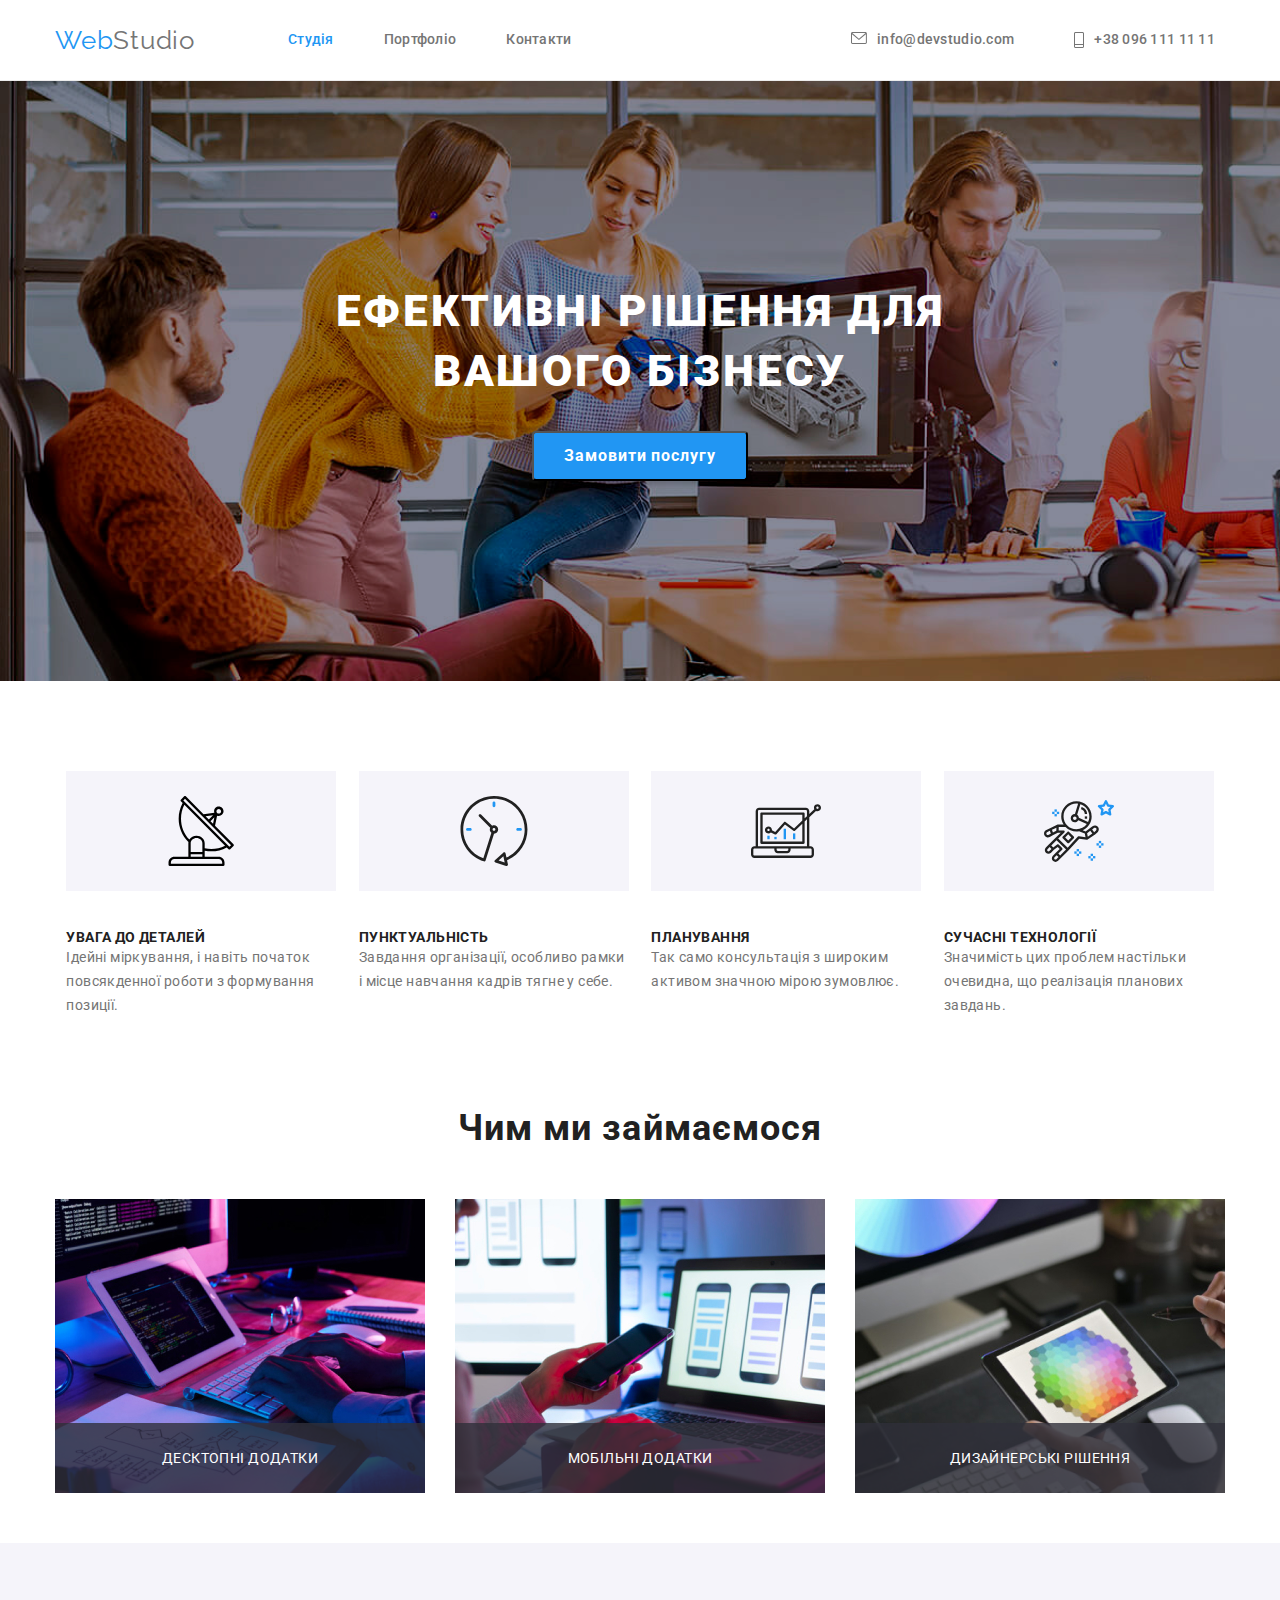
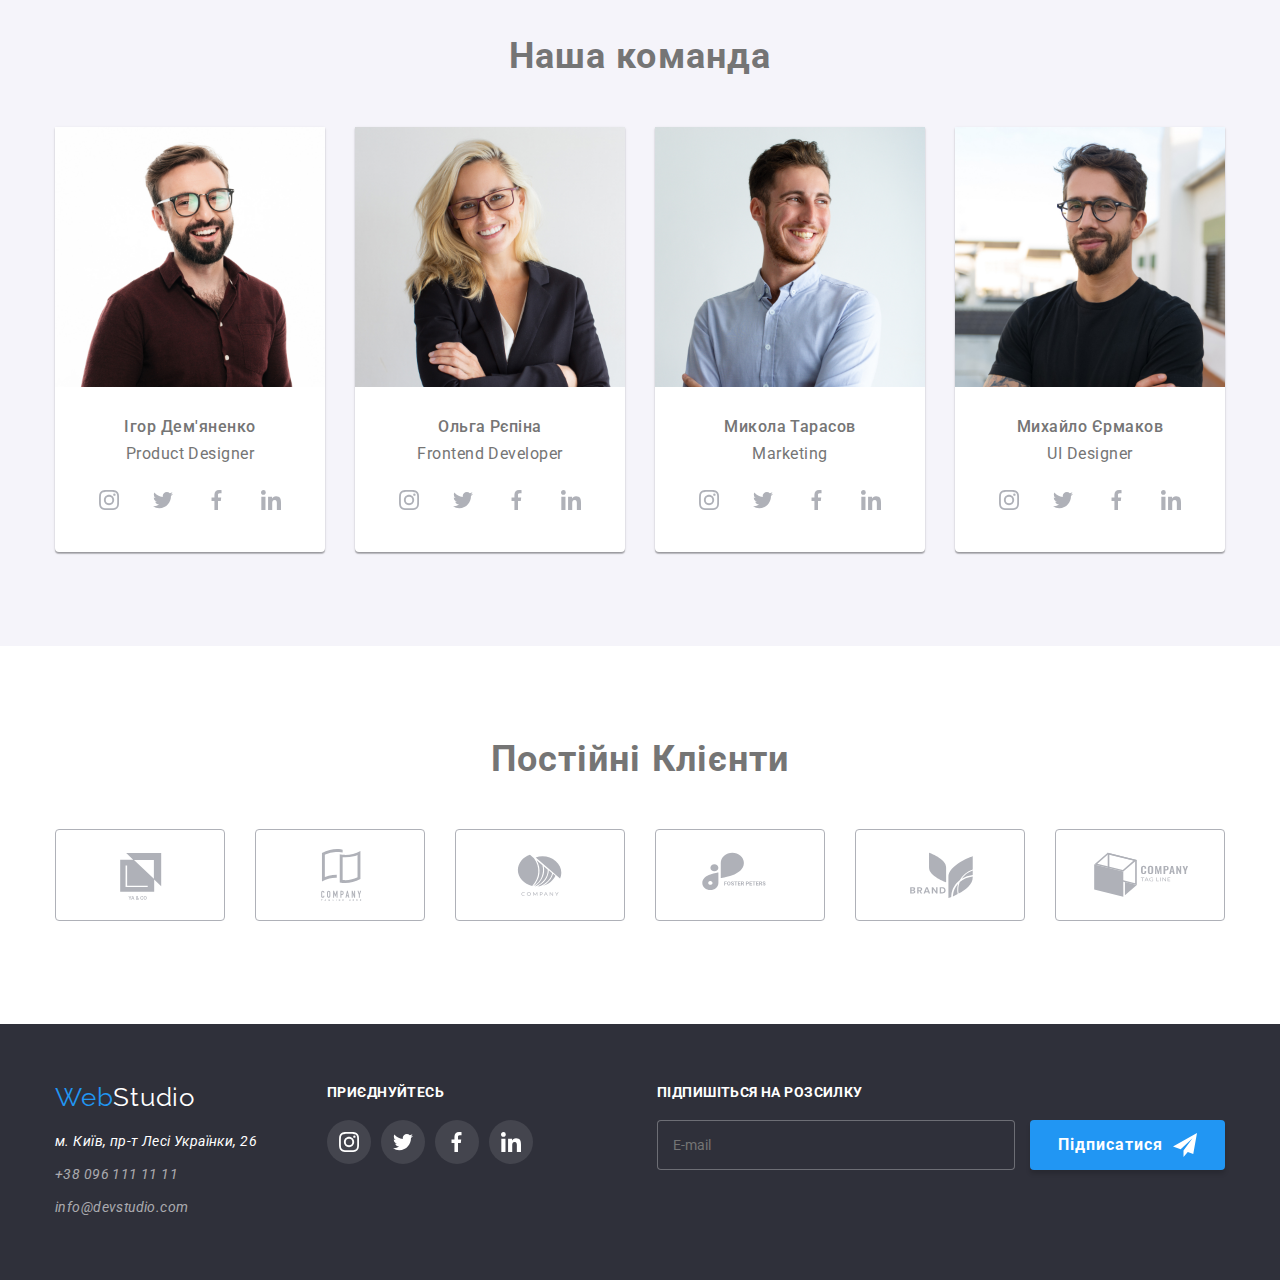
<file: index.html>
<!DOCTYPE html>
<html lang="en">
  <head>
    <meta charset="UTF-8" />
    <meta http-equiv="X-UA-Compatible" content="IE=edge" />
    <meta name="viewport" content="width=device-width, initial-scale=1.0" />
    <title>Web Studio</title>
    <link
      href="https://fonts.googleapis.com/css2?family=Roboto:ital,wght@0,400;0,500;0,700;0,900;1,400;1,500;1,700&display=swap"
      rel="stylesheet"
    />
    <link rel="preconnect" href="https://fonts.googleapis.com" />
    <link rel="preconnect" href="https://fonts.gstatic.com" crossorigin />
    <link href="https://fonts.googleapis.com/css2?family=Raleway:wght@700&display=swap" rel="stylesheet" />
    <link rel="preconnect" href="https://fonts.googleapis.com" />
    <link rel="preconnect" href="https://fonts.gstatic.com" crossorigin />
    <link href="https://fonts.googleapis.com/css2?family=Raleway:wght@700&display=swap" rel="stylesheet" />
    <link
      href="https://cdnjs.cloudflare.com/ajax/libs/modern-normalize/2.0.0/modern-normalize.min.css"
      rel="stylesheet"
    />
    <link rel="stylesheet" href="./css/style.css" />
  </head>
  <body>
    <!-- Header -->
    <header class="header">
      <div class="container header-nav">
        <a href="/" class="logo-top"><span class="logo-top-blue">Web</span>Studio</a>
        <nav>
          <ul class="header-menu list">
            <li class="item"><a href="./index.html" class="header-menu-link current">Студія</a></li>
            <li class="item"><a href="./portfolio.html" class="header-menu-link">Портфоліо</a></li>
            <li class="item"><a href="#" class="header-menu-link">Контакти</a></li>
          </ul>
        </nav>
        <ul class="header-contact list">
          <li class="item">
            <a href="mailto:info@devstudio.com" class="header-contact-link icon-mail">
              <svg width="16" height="12" class="icon-mail">
                <use href="./icon.svg#mail"></use>
              </svg>
              info@devstudio.com</a
            >
          </li>
          <li class="item">
            <a href="tel:+380961111111" class="header-contact-link icon-tel">
              <svg width="10" height="16" class="icon-tel">
                <use href="./icon.svg#tel"></use>
              </svg>
              +38 096 111 11 11</a
            >
          </li>
        </ul>
      </div>
    </header>

    <!-- Секція main -->
    <main>
      <!-- heroe -->
      <section class="hero">
        <h1 class="hero-title">
          Ефективні рішення для <br />
          вашого бізнесу
        </h1>
        <button class="hero-button" type="button">Замовити послугу</button>
      </section>

      <!-- Переваги -->

      <div class="container">
        <section class="advantages">
          <h2 class="visually-hidden">Переваги</h2>

          <ul class="advantages-list list">
            <li class="advantages-item">
              <svg width="65" height="70" class="advantages-icon">
                <use href="./icon.svg#icon-antena"></use>
              </svg>
              <h3 class="advantages-subtitle">УВАГА ДО ДЕТАЛЕЙ</h3>
              <p class="advantages-text">
                Ідейні міркування, і навіть початок повсякденної роботи з формування позиції.
              </p>
            </li>

            <li class="advantages-item">
              <svg width="65" height="70" class="advantages-icon">
                <use href="./icon.svg#icon-clock"></use>
              </svg>
              <h3 class="advantages-subtitle">ПУНКТУАЛЬНІСТЬ</h3>
              <p class="advantages-text">Завдання організації, особливо рамки і місце навчання кадрів тягне у себе.</p>
            </li>

            <li class="advantages-item">
              <svg width="70" height="55" class="advantages-icon">
                <use href="./icon.svg#icon-diagram"></use>
              </svg>
              <h3 class="advantages-subtitle">ПЛАНУВАННЯ</h3>
              <p class="advantages-text">Так само консультація з широким активом значною мірою зумовлює.</p>
            </li>

            <li class="advantages-item">
              <svg width="55" height="60" class="advantages-icon">
                <use href="./icon.svg#icon-astronaut"></use>
              </svg>
              <h3 class="advantages-subtitle">СУЧАСНІ ТЕХНОЛОГІЇ</h3>
              <p class="advantages-text">Значимість цих проблем настільки очевидна, що реалізація планових завдань.</p>
            </li>
          </ul>
        </section>
      </div>

      <!-- Чим ми займаємося -->

      <div class="container">
        <section class="whatdowedo">
          <h2 class="section-title">Чим ми займаємося</h2>

          <ul class="whatdowedo-list list">
            <li class="whatdowedo-item">
              <img src="./images/box1.jpg" width="370" alt="box1" />
              <p class="whatdowedo-text">Десктопні додатки</p>
            </li>

            <li class="whatdowedo-item">
              <img src="./images/box2.jpg" width="370" alt="box2" />
              <p class="whatdowedo-text">Мобільні додатки</p>
            </li>
            <li class="whatdowedo-item">
              <img src="./images/box3.jpg" width="370" alt="box3" />
              <p class="whatdowedo-text">Дизайнерські рішення</p>
            </li>
          </ul>
        </section>
      </div>

      <!-- Наша команда -->

      <section class="team section">
        <div class="container">
          <h2 class="team-title">Наша команда</h2>
          <ul class="team-list list">
            <li class="team-item">
              <img src="./images/іgor.jpg" alt="фото Ігора Дем'яненка" width="270" height="260" />
              <div class="team-descript">
                <h3 class="team-item-title">Ігор Дем'яненко</h3>
                <p>Product Designer</p>

                <!-- Кнопки соц.мережі -->

                <ul class="social list">
                  <li class="social-item">
                    <a href="#" class="social-btn">
                      <svg width="44" height="44" class="button-icon">
                        <use href="./icon.svg#instagram"></use>
                      </svg>
                    </a>
                  </li>
                  <li class="social-item">
                    <a href="#" class="social-btn">
                      <svg width="44" height="44" class="button-icon">
                        <use href="./icon.svg#twitter"></use>
                      </svg>
                    </a>
                  </li>
                  <li class="social-item">
                    <a href="#" class="social-btn">
                      <svg width="44" height="44" class="button-icon">
                        <use href="./icon.svg#facebook"></use>
                      </svg>
                    </a>
                  </li>
                  <li class="social-item">
                    <a href="#" class="social-btn">
                      <svg width="44" height="44" class="button-icon">
                        <use href="./icon.svg#linkedin"></use>
                      </svg>
                    </a>
                  </li>
                </ul>
              </div>
            </li>
            <li class="team-item">
              <img src="./images/olga.jpg" alt="фото Ольги Рєпіної" width="270" height="260" />
              <div class="team-descript">
                <h3 class="team-item-title">Ольга Рєпіна</h3>
                <p>Frontend Developer</p>

                <!-- Кнопки соц.мережі -->

                <ul class="social list">
                  <li class="social-item">
                    <a href="#" class="social-btn">
                      <svg width="44" height="44" class="button-icon">
                        <use href="./icon.svg#instagram"></use>
                      </svg>
                    </a>
                  </li>
                  <li class="social-item">
                    <a href="#" class="social-btn">
                      <svg width="44" height="44" class="button-icon">
                        <use href="./icon.svg#twitter"></use>
                      </svg>
                    </a>
                  </li>
                  <li class="social-item">
                    <a href="#" class="social-btn">
                      <svg width="44" height="44" class="button-icon">
                        <use href="./icon.svg#facebook"></use>
                      </svg>
                    </a>
                  </li>
                  <li class="social-item">
                    <a href="#" class="social-btn">
                      <svg width="44" height="44" class="button-icon">
                        <use href="./icon.svg#linkedin"></use>
                      </svg>
                    </a>
                  </li>
                </ul>
              </div>
            </li>
            <li class="team-item">
              <img src="./images/mukola1.jpg" alt="фото Миколи Тарасова" width="270" height="260" />
              <div class="team-descript">
                <h3 class="team-item-title">Микола Тарасов</h3>
                <p>Marketing</p>

                <!-- Кнопки соц.мережі -->

                <ul class="social list">
                  <li class="social-item">
                    <a href="#" class="social-btn">
                      <svg width="44" height="44" class="button-icon">
                        <use href="./icon.svg#instagram"></use>
                      </svg>
                    </a>
                  </li>
                  <li class="social-item">
                    <a href="#" class="social-btn">
                      <svg width="44" height="44" class="button-icon">
                        <use href="./icon.svg#twitter"></use>
                      </svg>
                    </a>
                  </li>
                  <li class="social-item">
                    <a href="#" class="social-btn">
                      <svg width="44" height="44" class="button-icon">
                        <use href="./icon.svg#facebook"></use>
                      </svg>
                    </a>
                  </li>
                  <li class="social-item">
                    <a href="#" class="social-btn">
                      <svg width="44" height="44" class="button-icon">
                        <use href="./icon.svg#linkedin"></use>
                      </svg>
                    </a>
                  </li>
                </ul>
              </div>
            </li>
            <li class="team-item">
              <img src="./images/muhailo2.jpg" alt="фото Михайла Єрмакова" width="270" height="260" />
              <div class="team-descript">
                <h3 class="team-item-title">Михайло Єрмаков</h3>
                <p>UI Designer</p>

                <!-- Кнопки соц.мережі -->

                <ul class="social list">
                  <li class="social-item">
                    <a href="#" class="social-btn">
                      <svg width="44" height="44" class="button-icon">
                        <use href="./icon.svg#instagram"></use>
                      </svg>
                    </a>
                  </li>
                  <li class="social-item">
                    <a href="#" class="social-btn">
                      <svg width="44" height="44" class="button-icon">
                        <use href="./icon.svg#twitter"></use>
                      </svg>
                    </a>
                  </li>
                  <li class="social-item">
                    <a href="#" class="social-btn">
                      <svg class="button-icon">
                        <use href="./icon.svg#facebook"></use>
                      </svg>
                    </a>
                  </li>
                  <li class="social-item">
                    <a href="#" class="social-btn">
                      <svg width="44" height="44" class="button-icon">
                        <use href="./icon.svg#linkedin"></use>
                      </svg>
                    </a>
                  </li>
                </ul>
              </div>
            </li>
          </ul>
        </div>
      </section>

      <!-- Постійні клієнти -->

      <div class="container">
        <section class="clients-section">
          <h2 class="clients-title">Постійні Клієнти</h2>
          <ul class="clients-list list">
            <li class="clients-item">
              <a class="clients-btn" href="">
                <svg class="clients-icon" width="170" height="92">
                  <use href="./icon.svg#Client-1"></use>
                </svg>
              </a>
            </li>
            <li class="clients-item">
              <a class="clients-btn" href="">
                <svg class="clients-icon" width="170" height="92">
                  <use href="./icon.svg#Client-2"></use>
                </svg>
              </a>
            </li>
            <li class="clients-item">
              <a class="clients-btn" href="">
                <svg class="clients-icon" width="170" height="92">
                  <use href="./icon.svg#Client-3"></use>
                </svg>
              </a>
            </li>
            <li class="clients-item">
              <a class="clients-btn" href="">
                <svg class="clients-icon" width="170" height="92">
                  <use href="./icon.svg#Client-4"></use>
                </svg>
              </a>
            </li>
            <li class="clients-item">
              <a class="clients-btn" href="">
                <svg class="clients-icon" width="170" height="92">
                  <use href="./icon.svg#Client-5"></use>
                </svg>
              </a>
            </li>
            <li class="clients-item">
              <a class="clients-btn" href="">
                <svg class="clients-icon" width="170" height="92">
                  <use href="./icon.svg#Client-6"></use>
                </svg>
              </a>
            </li>
          </ul>
        </section>
      </div>
    </main>

    <!-- footer -->

    <footer class="footer">
      <div class="container footer-nav">
        <div class="footer-adres">
          <a href="/" class="logo-footer"><span class="logo-footer-blue">Web</span>Studio</a>
          <address>
            <ul class="footer-contacts list">
              <li class="footer-adres-item">
                <a href="https://goo.gl/maps/62NH4mXpDvtfNdRu7" target="_blank" rel="noreferrer noopener nofollow"
                  >м. Київ, пр-т Лесі Українки, 26</a
                >
              </li>
              <li class="footer-adres-item">
                <a class="footer-contact-item" href="tel:+380961111111">+38 096 111 11 11</a>
              </li>
              <li class="footer-adres-item">
                <a class="footer-contact-item" href="mailto:info@devstudio.com">info@devstudio.com</a>
              </li>
            </ul>
          </address>
        </div>

        <!-- Кнопки соц.мережі футера -->
        <div class="footer-social">
          <h2 class="footer-social-title">приєднуйтесь</h2>

          <!-- Кнопки футера -->

          <ul class="footer-social-list list">
            <li class="footer-social-item">
              <a href="#" class="footer-social-link">
                <svg class="footer-icon" width="44" height="44">
                  <use href="./icon.svg#instagram"></use>
                </svg>
              </a>
            </li>
            <li class="footer-social-item">
              <a href="#" class="footer-social-link">
                <svg class="footer-icon" width="44" height="44">
                  <use href="./icon.svg#twitter"></use>
                </svg>
              </a>
            </li>
            <li class="footer-social-item">
              <a href="#" class="footer-social-link">
                <svg class="footer-icon" width="44" height="44">
                  <use href="./icon.svg#facebook"></use>
                </svg>
              </a>
            </li>
            <li class="footer-social-item">
              <a href="#" class="footer-social-link">
                <svg class="footer-icon" width="44" height="44">
                  <use href="./icon.svg#linkedin"></use>
                </svg>
              </a>
            </li>
          </ul>
        </div>

        <!-- Підписка на розсилку -->
        <div class="subscript">
          <h3 class="subscript-title">Підпишіться на розсилку</h3>
          <input type="email" class="subscript-form" name="email" placeholder="E-mail" />
          <button type="submit" class="subscript-btn">
            Підписатися
            <svg width="24" height="24" class="subscript-icon">
              <use href="./icon.svg#icon-send"></use>
            </svg>
          </button>
        </div>
      </div>
    </footer>
  </body>
</html>
</file>
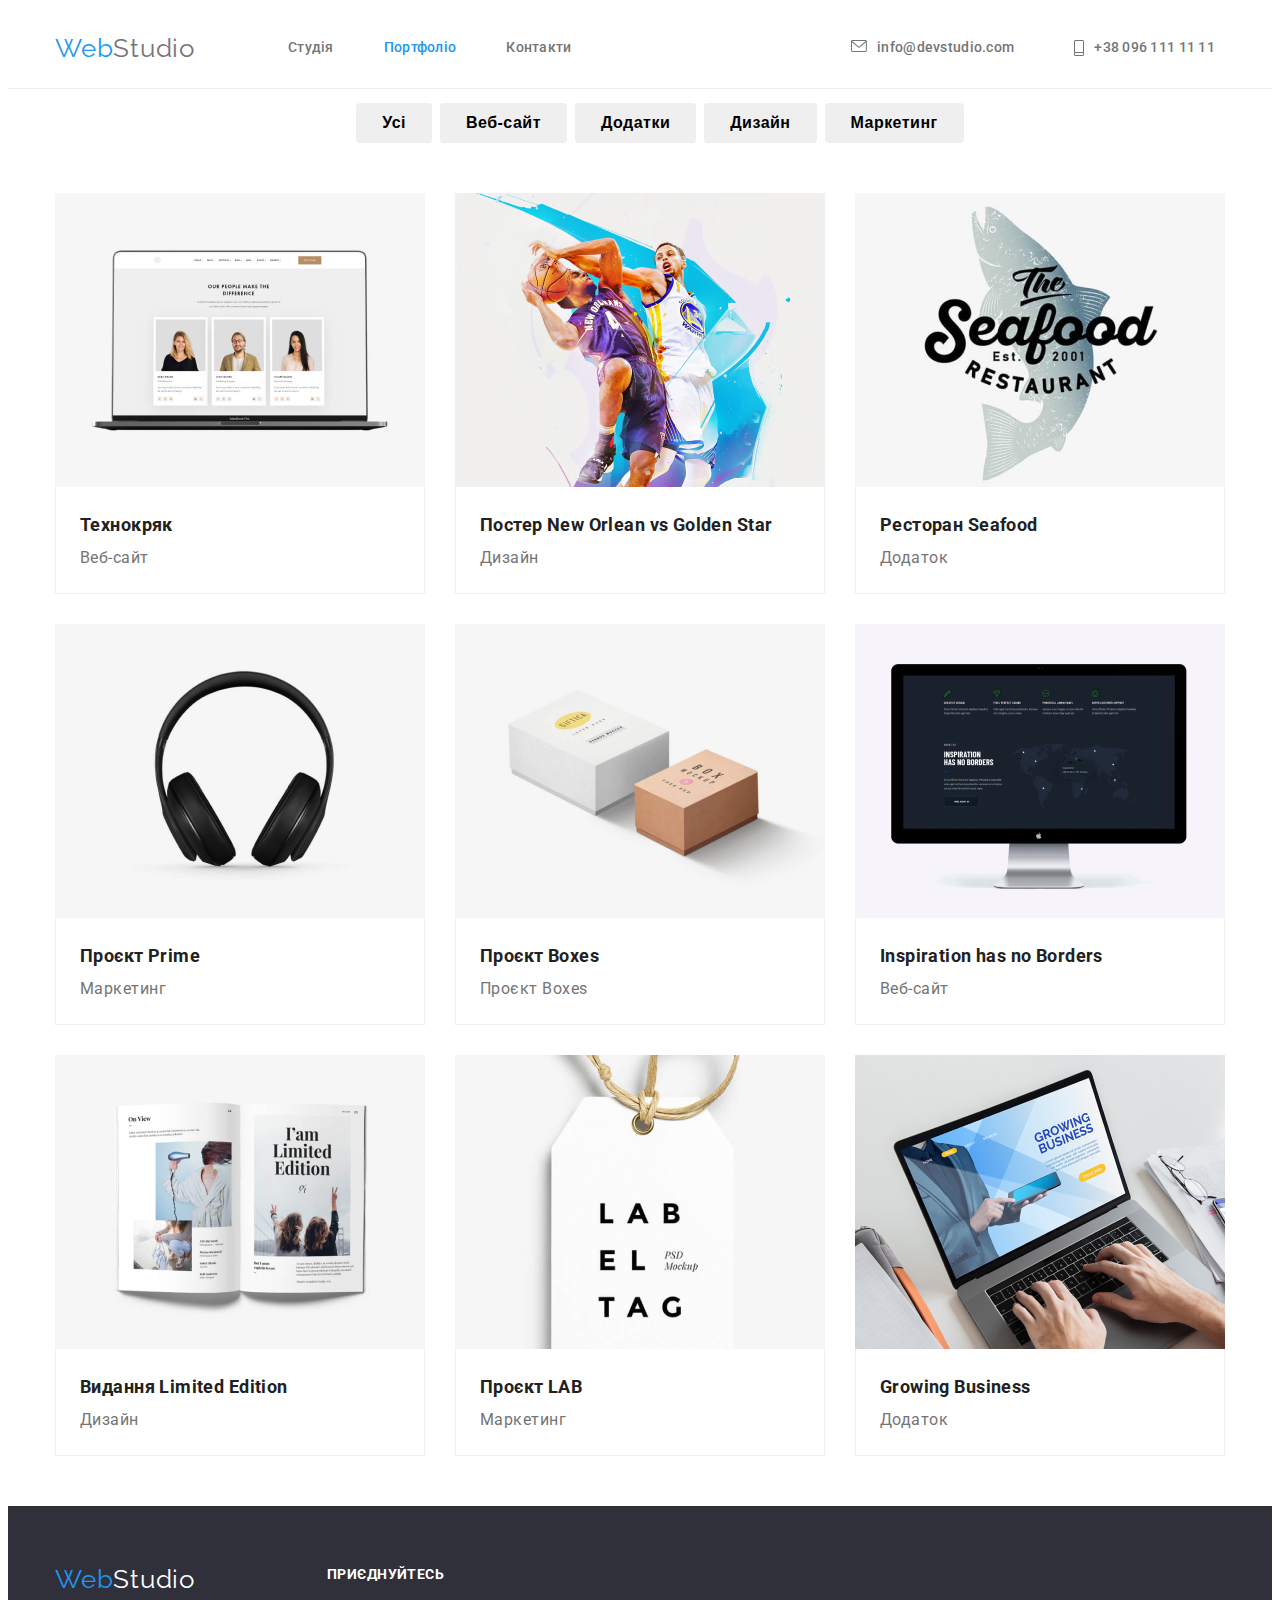
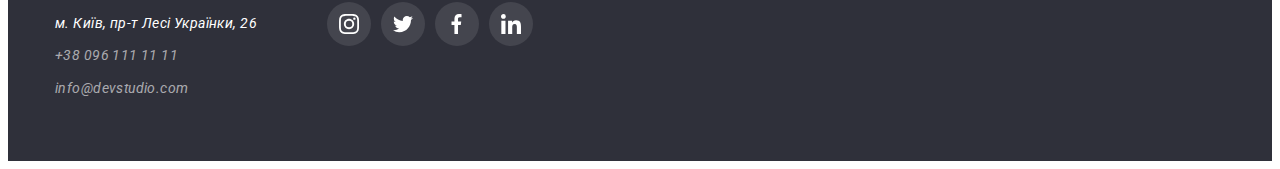
<file: portfolio.html>
<!DOCTYPE html>
<head>
  <meta charset="UTF-8" />
  <meta http-equiv="X-UA-Compatible" content="IE=edge" />
  <meta name="viewport" content="width=device-width, initial-scale=1.0" />
  <title>Web Studio</title>
  <link
    href="https://fonts.googleapis.com/css2?family=Roboto:ital,wght@0,400;0,500;0,700;0,900;1,400;1,500;1,700&display=swap"
    rel="stylesheet"
  />
  <link rel="preconnect" href="https://fonts.googleapis.com" />
  <link rel="preconnect" href="https://fonts.gstatic.com" crossorigin />
  <link href="https://fonts.googleapis.com/css2?family=Raleway:wght@700&display=swap" rel="stylesheet" />
  <link rel="preconnect" href="https://fonts.googleapis.com" />
  <link rel="preconnect" href="https://fonts.gstatic.com" crossorigin />
  <link href="https://fonts.googleapis.com/css2?family=Raleway:wght@700&display=swap" rel="stylesheet" />
  <link rel="stylesheet" href="./css/style.css" />
</head>
<body>
  <!-- Header -->
  <header class="header">
    <div class="container header-nav">
      <a href="/" class="logo-top"><span class="logo-top-blue">Web</span>Studio</a>
      <nav>
        <ul class="header-menu list">
          <li class="item"><a href="./index.html" class="header-menu-link">Студія</a></li>
          <li class="item"><a href="./portfolio.html" class="header-menu-link current">Портфоліо</a></li>
          <li class="item"><a href="#" class="header-menu-link">Контакти</a></li>
        </ul>
      </nav>
      <ul class="header-contact list">
        <li class="item">
          <a href="mailto:info@devstudio.com" class="header-contact-link icon-mail">
            <svg width="16" height="12" class="icon-mail">
              <use href="./icon.svg#mail"></use>
            </svg>
            info@devstudio.com</a
          >
        </li>
        <li class="item">
          <a href="tel:+380961111111" class="header-contact-link icon-tel">
            <svg width="10" height="16" class="icon-tel">
              <use href="./icon.svg#tel"></use>
            </svg>
            +38 096 111 11 11</a
          >
        </li>
      </ul>
    </div>
  </header>

  <main>
    <!-- Портфоліо -->

    <section class="menu-gallery">
      <div class="container">
        <!-- МЕНЮ ПОРТФОЛІО -->

        <h1 class="visually-hidden">Меню Портфоліо</h1>
        <ul class="nav-list">
          <li class="nav-item-menu"><button type="button" class="menu-gallery-btn">Усі</button></li>
          <li class="nav-item-menu"><button type="button" class="menu-gallery-btn">Веб-сайт</button></li>
          <li class="nav-item-menu"><button type="button" class="menu-gallery-btn">Додатки</button></li>
          <li class="nav-item-menu"><button type="button" class="menu-gallery-btn">Дизайн</button></li>
          <li class="nav-item-menu"><button type="button" class="menu-gallery-btn">Маркетинг</button></li>
        </ul>

        <!-- Gallery -->

        <ul class="gallery-list">

          <li class="gallery-item">
            <a href="#">
              <div class="work-item-img">
              <img width="370" height="294" src="./images/texno.png" alt="texno" />
              <div class="item-img-overlay">
              <div class="work-item-text">
                <p class="overlay-text">
                  Ресурс пропонує комплексні пропозиції з різним рівнем функціоналу та сервісів.
                  Все це дозволить відвідувачу отримати вичерпні відомості про компанію чи
                  приватну особу.
                </p>
              </div>
              </div>
            </div>
              <div class="gellery-descript">
                <h2 class="gallery-title">Технокряк</h2>
                <p class="gallery-text">Веб-сайт</p>
              </div>
            </a>
          </li>

          <li class="gallery-item">
            <a href="#">
              <div class="work-item-img">
              <img width="370" height="294" src="./images/poster.png" alt="poster" />
              <div class="item-img-overlay">
              <div class="work-item-text">
                <p class="overlay-text">
                  Ресурс пропонує комплексні пропозиції з різним рівнем функціоналу та сервісів.
                  Все це дозволить відвідувачу отримати вичерпні відомості про компанію чи
                  приватну особу.
                </p>
              </div>
              </div>
            </div>
              <div class="gellery-descript">
                <h2 class="gallery-title">Постер New Orlean vs Golden Star</h2>
                <p class="gallery-text">Дизайн</p>
              </div>
            </a>
          </li>

          <li class="gallery-item">
            <a href="#">
              <div class="work-item-img">
              <img width="370" height="294" src="./images/restaurant.png" alt="restaurant" />
              <div class="item-img-overlay">
              <div class="work-item-text">
                <p class="overlay-text">
                  Ресурс пропонує комплексні пропозиції з різним рівнем функціоналу та сервісів.
                  Все це дозволить відвідувачу отримати вичерпні відомості про компанію чи
                  приватну особу.
                </p>
              </div>
            </div>
              </div>
              <div class="gellery-descript">
                <h2 class="gallery-title">Ресторан Seafood</h2>
                <p class="gallery-text">Додаток</p>
              </div>
            </a>
          </li>

          <li class="gallery-item">
            <a href="#">
              <div class="work-item-img">
              <img width="370" height="294" src="./images/Prime.png" alt="Prime" />
              <div class="item-img-overlay">
              <div class="work-item-text">
                <p class="overlay-text">
                  Ресурс пропонує комплексні пропозиції з різним рівнем функціоналу та сервісів.
                  Все це дозволить відвідувачу отримати вичерпні відомості про компанію чи
                  приватну особу.
                </p>
              </div>
              </div>
            </div>
              <div class="gellery-descript">
                <h2 class="gallery-title">Проєкт Prime</h2>
                <p class="gallery-text">Маркетинг</p>
              </div>
            </a>
          </li>

          <li class="gallery-item">
            <a href="#">
              <div class="work-item-img">
            <img width="370" height="294" src="./images/Boxes.png" alt="Boxes" />
            <div class="item-img-overlay">
              <div class="work-item-text">
                <p class="overlay-text">
                  Ресурс пропонує комплексні пропозиції з різним рівнем функціоналу та сервісів.
                  Все це дозволить відвідувачу отримати вичерпні відомості про компанію чи
                  приватну особу.
                </p>
              </div>
              </div>
            </div>
            <div class="gellery-descript">
              <h2 class="gallery-title">Проєкт Boxes</h2>
              <p class="gallery-text">Проєкт Boxes</p>
            </div>
          </a>
          </li>

          <li class="gallery-item">
            <a href="#"> 
              <div class="work-item-img">
            <img width="370" height="294" src="./images/Borders.png" alt="Borders" />
            <div class="item-img-overlay">
              <div class="work-item-text">
                <p class="overlay-text">
                  Ресурс пропонує комплексні пропозиції з різним рівнем функціоналу та сервісів.
                  Все це дозволить відвідувачу отримати вичерпні відомості про компанію чи
                  приватну особу.
                </p>
              </div>
              </div>
            </div>
            <div class="gellery-descript">
              <h2 class="gallery-title">Inspiration has no Borders</h2>
              <p class="gallery-text">Веб-сайт</p>
            </div>
          </a>
          </li>

          <li class="gallery-item">
            <a href="#">
              <div class="work-item-img">
              <img width="370" height="294" src="./images/Limited.png" alt="Limited" />
              <div class="item-img-overlay">
              <div class="work-item-text">
                <p class="overlay-text">
                  Ресурс пропонує комплексні пропозиції з різним рівнем функціоналу та сервісів.
                  Все це дозволить відвідувачу отримати вичерпні відомості про компанію чи
                  приватну особу.
                </p>
              </div>
              </div>
            </div>
              <div class="gellery-descript">
            <h2 class="gallery-title">Видання Limited Edition</h2>
            <p class="gallery-text">Дизайн</p>
            </div>
          </a>
          </li>

          <li class="gallery-item">
            <a href="#"> 
              <div class="work-item-img">
            <img width="370" height="294" src="./images/Lab.png" alt="Lab" />
            <div class="item-img-overlay">
              <div class="work-item-text">
                <p class="overlay-text">
                  Ресурс пропонує комплексні пропозиції з різним рівнем функціоналу та сервісів.
                  Все це дозволить відвідувачу отримати вичерпні відомості про компанію чи
                  приватну особу.
                </p>
              </div>
              </div>
            </div>
            <div class="gellery-descript">
              <h2 class="gallery-title">Проєкт LAB</h2>
              <p class="gallery-text">Маркетинг</p>
            </div>
          </a>
          </li>

          <li class="gallery-item">
            <a href="#">
              <div class="work-item-img">
            <img width="370" height="294" src="./images/Growing.png" alt="Growing" />
            <div class="item-img-overlay">
              <div class="work-item-text">
                <p class="overlay-text">
                  Ресурс пропонує комплексні пропозиції з різним рівнем функціоналу та сервісів.
                  Все це дозволить відвідувачу отримати вичерпні відомості про компанію чи
                  приватну особу.
                </p>
              </div>
              </div>
            </div>
            <div class="gellery-descript" >
              <h2 class="gallery-title">Growing Business</h2>
              <p class="gallery-text">Додаток</p>
            </div>
          </a>
          </li>
        </ul>
      </div>
    </section>
  </main>

  <!-- footer -->

  <footer class="footer">
    <div class="container footer-nav">
      <div class="footer-adres">
        <a href="/" class="logo-footer"><span class="logo-footer-blue">Web</span>Studio</a>
        <address>
          <ul class="footer-contacts list">
            <li class="footer-adres-item">
              <a href="https://goo.gl/maps/62NH4mXpDvtfNdRu7" target="_blank" rel="noreferrer noopener nofollow"
                >м. Київ, пр-т Лесі Українки, 26</a>
            </li>
            <li class="footer-adres-item">
              <a class="footer-contact-item" href="tel:+380961111111">+38 096 111 11 11</a>
            </li>
            <li class="footer-adres-item">
              <a class="footer-contact-item" href="mailto:info@devstudio.com">info@devstudio.com</a>
            </li>
          </ul>
        </address>
      </div>
      <div class="footer-social">
        <h2 class="footer-social-title">приєднуйтесь</h2>

        <!-- Кнопки футера -->

        <ul class="footer-social-list list">
          <li class="footer-social-item">
            <a href="#" class="footer-social-link">
              <svg class="footer-icon" width="44" height="44">
                <use href="./icon.svg#instagram"></use>
              </svg>
            </a>
          </li>
          <li class="footer-social-item">
            <a href="#" class="footer-social-link">
              <svg class="footer-icon" width="44" height="44">
                <use href="./icon.svg#twitter"></use>
              </svg>
            </a>
          </li>
          <li class="footer-social-item">
            <a href="#" class="footer-social-link">
              <svg class="footer-icon" width="44" height="44">
                <use href="./icon.svg#facebook"></use>
              </svg>
            </a>
          </li>
          <li class="footer-social-item">
            <a href="#" class="footer-social-link">
              <svg class="footer-icon" width="44" height="44">
                <use href="./icon.svg#linkedin"></use>
              </svg>
            </a>
          </li>
        </ul>
      </div>
    </div>
  </footer>
</body>
</file>
<file: css/style.css>
html {
  box-sizing: border-box;
}

*,
*::after,
*::before {
  box-sizing: inherit;
}

a {
  color: inherit;
  text-decoration: none;
  margin: 0;
}

h1,
h2,
h3,
h4,
h5,
h6,
p {
  margin: 0;
}

img {
  display: block;
  max-width: 100%;
}

.visually-hidden {
  position: absolute !important;
  clip: rect(1px 1px 1px 1px);
  clip: rect(1px, 1px, 1px, 1px);
  padding: 0 !important;
  border: 0 !important;
  height: 1px !important;
  width: 1px !important;
  overflow: hidden;
}

body {
  font-family: 'Roboto', sans-serif;
  font-size: 14px;
  line-height: 1.71;
  letter-spacing: 0.03em;
  color: #757575;
}

.container {
  width: 1200px;
  padding-left: 15px;
  padding-right: 15px;
  margin: 0 auto;
}

.section {
  padding-top: 94px;
  padding-bottom: 94px;
}

.list {
  list-style: none;
  margin: 0;
  padding: 0;
}

.current {
  color: #2196f3;
}
/* СТИЛІ ШАПКИ САЙТУ */

.header {
  border-bottom: 1px solid #ececec;
}

.header-nav {
  display: flex;
  align-items: center;
}

.logo-top {
  font-family: 'Raleway';
  font-size: 26px;
  line-height: 1.1;
  letter-spacing: 0.03em;
}

.logo-top-blue {
  color: #2196f3;
}

.header-menu {
  display: flex;
  margin-left: 93px;
}

.header-contact {
  display: flex;
  margin-left: auto;
  color: #757575;
}

.header-menu .item:not(:last-child),
.header-contact .item:not(:last-child) {
  margin-right: 50px;
}

.header-menu-link,
.header-contact-link {
  display: inline-flex;
  padding-top: 32px;
  padding-bottom: 32px;
  font-weight: 500;
  font-size: 14px;
  line-height: 1.1;
  letter-spacing: 0.02em;
}

.icon-mail,
.icon-tel {
  display: flex;
  margin-right: 10px;
  fill: currentColor;
}

.icon-mail:hover,
.icon-tel:hover {
  fill: #2196f3;
}

.header-menu-link:hover,
.header-menu-link:focus,
.header-contact-link:hover,
.header-contact-link:focus {
  color: #2196f3;
}

/* СТИЛІ ГОЛОВНОГО БЛОКА */

.hero {
  background-color: #2f303a;
  background-image: url(../images/Business.png);
  height: 600px;
  margin-bottom: 90px;
}

.hero-title {
  font-weight: 900;
  font-size: 44px;
  line-height: 60px;
  text-align: center;
  letter-spacing: 0.06em;
  text-transform: uppercase;
  color: #ffffff;
  padding-top: 200px;
  margin-bottom: 30px;
}

.hero-button {
  display: block;
  margin: 0 auto;
  font-weight: 700;
  font-size: 16px;
  line-height: 30px;
  text-align: center;
  letter-spacing: 0.06em;
  color: #ffffff;
  background: #2196f3;
  box-shadow: 0px 4px 4px rgba(0, 0, 0, 0.15);
  border-radius: 4px;
  width: 216px;
  height: 50px;
  background: #2196f3;
}

/* СТИЛІ ІНФОРМАЦІЙНОГО БЛОКА */

.advantages {
  margin-bottom: 90px;
}

.advantages-list {
  display: flex;
  padding: 0;
  justify-content: space-around;
  margin-bottom: 30px;
}

.advantages-item {
  width: 270px;
}

.advantages-item:not(:last-child()) {
  margin-right: 30px;
}

.advantages-icon {
  width: 270px;
  height: 120px;
  background-color: #f5f4fa;
  margin: 0 auto;
  padding: 25px;
  margin-bottom: 30px;
}

.advantages-subtitle {
  font-weight: 700;
  font-size: 14px;
  line-height: 16px;
  letter-spacing: 0.03em;
  text-transform: uppercase;
  color: #212121;
}

.advantages-text {
  font-weight: 400;
  font-size: 14px;
  line-height: 24px;
  letter-spacing: 0.03em;
  color: #757575;
}

.section-title {
  font-weight: 700;
  margin-bottom: 50px;
  font-size: 36px;
  line-height: 42px;
  text-align: center;
  letter-spacing: 0.03em;
  color: #212121;
}

.whatdowedo-list {
  display: flex;
  justify-content: space-between;
  margin-bottom: 50px;
}

.whatdowedo-item {
  position: relative;
}

.whatdowedo-text {
  position: absolute;
  bottom: 0;
  left: 0;
  height: 70px;
  width: 100%;
  background: rgba(47, 48, 58, 0.8);
  padding-top: 27px;
  padding-bottom: 27px;
  margin: 0;
  font-size: 14px;
  line-height: 16px;
  text-align: center;
  letter-spacing: 0.03em;
  text-transform: uppercase;
  color: #ffffff;
}

/* СТИЛІ НАША КОМАНДА */

.team {
  background-color: #f5f4fa;
}

.team-title {
  margin-bottom: 50px;
  font-size: 36px;
  line-height: 1.1;
  letter-spacing: 0.03em;
  text-align: center;
}

.team-list {
  display: flex;
  flex-wrap: wrap;
  text-align: center;
}

.team-item {
  width: calc((100% - 90px) / 4);
  margin-right: 30px;
  margin-bottom: 30px;
  background-color: #fff;
  box-shadow: 0px 1px 3px rgba(0, 0, 0, 0.12), 0px 1px 1px rgba(0, 0, 0, 0.14), 0px 2px 1px rgba(0, 0, 0, 0.2);
  border-radius: 0px 0px 4px 4px;
}

.team-item:nth-child(4n) {
  margin-right: 0;
}

.team-item:nth-last-child(-n + 4) {
  margin-bottom: 0;
}

.team-descript {
  padding-top: 30px;
  padding-bottom: 30px;
}

.team-item-title {
  margin-bottom: 10px;
  font-weight: 500;
  font-size: 16px;
  line-height: 1.2;
  letter-spacing: 0.03em;
}

.team-list p {
  margin-top: 0;
  margin-bottom: 16px;
  font-size: 16px;
  line-height: 1;
  letter-spacing: 0.03em;
}

.social {
  display: flex;
  padding-left: 32px;
  padding-right: 32px;
}

.social-item:not(:last-child) {
  margin-right: 10px;
}

.social-btn {
  display: flex;
  color: #afb1b8;
  background-color: #fff;
  height: 44px;
  cursor: pointer;
}

.social-btn:hover {
  background-color: #2196f3;
  border-radius: 50%;
  fill: #fff;
}

.button-icon {
  width: 44px;
  padding: 12px;
  fill: currentColor;
}

.button-icon:hover {
  fill: #fff;
}

/* СТИЛІ ПОСТІЙНІ КЛІЄНТИ */

.clients-section {
  padding-top: 94px;
  padding-bottom: 94px;
}

.clients-title {
  margin-bottom: 50px;
  font-size: 36px;
  line-height: 1.1;
  letter-spacing: 0.03em;
  text-align: center;
}

.clients-list {
  display: inline-flex;
}

.clients-item:not(:last-child) {
  margin-right: 30px;
}

.clients-btn {
  display: block;
  padding: 0;
  color: #afb1b8;
  background-color: #fff;
  width: 170px;
  height: 92px;
  cursor: pointer;
  border: 1px solid #afb1b8;
  border-radius: 4px;
}
.clients-icon {
  height: 92px;
  width: 170px;
  fill: currentColor;
}

.clients-icon:hover {
  fill: #2196f3;
}

.clients-btn:hover {
  border: 1px solid #2196f3;
}

/* СТИЛІ ПІДВАЛ */

.footer {
  padding-top: 60px;
  padding-bottom: 60px;
  background-color: #2f303a;
}

.footer-nav {
  display: flex;
}

.footer-adres {
  margin-right: 70px;
}

.logo-footer {
  display: block;
  margin-bottom: 20px;
  font-family: 'Raleway';
  font-style: normal;
  font-size: 26px;
  line-height: 1;
  letter-spacing: 0.03em;
  color: #fff;
}

.logo-footer-blue {
  color: #2196f3;
}

.footer-address {
  font-style: normal;
}

.footer-adres-item {
  margin-bottom: 9px;
  font-size: 14px;
  line-height: 1.7;
  letter-spacing: 0.03em;
  color: #fff;
}

.footer-adres-item:last-child {
  margin-bottom: 0;
}

.footer-contact-item {
  font-size: 14px;
  line-height: 1.7;
  letter-spacing: 0.03em;
  color: rgba(255, 255, 255, 0.6);
}

.footer-adres-item:hover,
.footer-adres-item:focus,
.footer-contact-item:hover,
.footer-contact-item:focus {
  color: #2196f3;
}

.footer-social-title {
  font-size: 14px;
  line-height: 16px;
  letter-spacing: 0.03em;
  text-transform: uppercase;
  color: #fff;
  margin-bottom: 20px;
}

.footer-social-list {
  display: flex;
}

.footer-social-item:not(:last-child) {
  margin-right: 10px;
}

.footer-social-link {
  display: flex;
  color: #fff;
  background-color: rgba(255, 255, 255, 0.1);
  border-radius: 50%;
  height: 44px;
  cursor: pointer;
}

.footer-social-link:hover {
  background-color: #2196f3;
  border-radius: 50%;
  fill: #fff;
}

.footer-icon {
  width: 44px;
  padding: 12px;
  fill: currentColor;
}

.footer-icon:hover {
  fill: #fff;
}

.subscript {
  margin-left: auto;
}

.subscript-title {
  margin-bottom: 20px;
  font-weight: 700;
  font-size: 14px;
  line-height: 16px;
  letter-spacing: 0.03em;
  text-transform: uppercase;
  color: #ffffff;
}

.subscript-form {
  border: 1px solid rgba(255, 255, 255, 0.3);
  border-radius: 4px;
  background: #2f303a;
  width: 358px;
  height: 50px;
  padding: 16px 15px;
  color: #ffffff;
}

.subscript-btn {
  display: inline-flex;
  align-items: center;
  margin-left: 12px;
  padding: 10px 28px;
  background: #2196f3;
  box-shadow: 0px 4px 4px rgba(0, 0, 0, 0.15);
  border-radius: 4px;
  font-weight: 700;
  font-size: 16px;
  line-height: 30px;
  letter-spacing: 0.06em;
  color: #ffffff;
  border: none;
}

.subscript-icon {
  margin-left: 10px;
}

.gallery-list {
  padding: 0;
  list-style: none;
  display: flex;
  flex-wrap: wrap;
}

.gallery-item {
  margin-bottom: 30px;
  margin-right: 30px;
  width: calc((100% - 60px) / 3);
}
.gallery-item:hover {
  box-shadow: 0px 1px 3px rgba (0, 0, 0, 0.12), 0px 1px 1px rgba(0, 0, 0, 0.14), 0px 2px 1px rgba(0, 0, 0, 0.2);
  border-radius: 0px 0px 4px 4px;
}

.gallery-item:nth-child(3n) {
  margin-right: 0px;
}

.gallery-item:nth-last-child(-n + 3) {
  margin-bottom: 0px;
}

.gallery-item:hover .work-item-text {
  opacity: 1;
}

.work-item-img {
  overflow: hidden;
  position: relative;
}

.item-img-overlay {
  position: absolute;
  top: 0;
  left: 0;
  width: 100%;
  height: 100%;
  background: rgba(33, 150, 243, 0.9);
  transform: translateY(100%);
  transition: transform 250ms linear;
}

.gallery-item:hover .item-img-overlay {
  transform: translateY(0%);
}

.overlay-text {
  padding: 24px;
  color: #ffffff;
  font-size: 18px;
  line-height: 28px;
  letter-spacing: 0.03em;
}

.nav-list {
  justify-content: center;
  list-style: none;
  display: flex;
  margin-bottom: 50px;
}

.nav-item-menu:not(:last-child) {
  margin-right: 8px;
}

.menu-gallery-btn {
  display: inline-block;
  /* background-color: #f5f4fa; */
  border-radius: 4px;
  padding: 6px 25px;
  cursor: pointer;
  border: 1px solid transparent;
  min-width: 73px;
  font-weight: 700;
  font-size: 16px;
  line-height: 1.6;
  letter-spacing: 0.03em;
  text-align: center;
}

.menu-gallery-btn:hover,
.menu-gallery-btn:focus {
  color: #ffffff;
  background-color: #2196f3;
}

.gallery-title {
  font-size: 18px;
  line-height: 36px;
  color: #212121;
}

.gallery-item:hover {
  box-shadow: 0px 1px 1px rgba(0, 0, 0, 0.12), 0px 4px 4px rgba(0, 0, 0, 0.06), 1px 4px 6px rgba(0, 0, 0, 0.16);
}

.gellery-descript {
  padding: 20px 24px;
  background-color: #ffffff;
  border: 1px solid #eeeeee;
  border-top: inherit;
}

.gallery-text {
  font-family: 'Roboto';
  font-style: normal;
  font-weight: 400;
  font-size: 16px;
  line-height: 30px;
  letter-spacing: 0.03em;
  color: #757575;
}

.menu-gallery {
  margin-bottom: 50px;
}

.gallery {
  margin-bottom: 94px;
}
</file>
